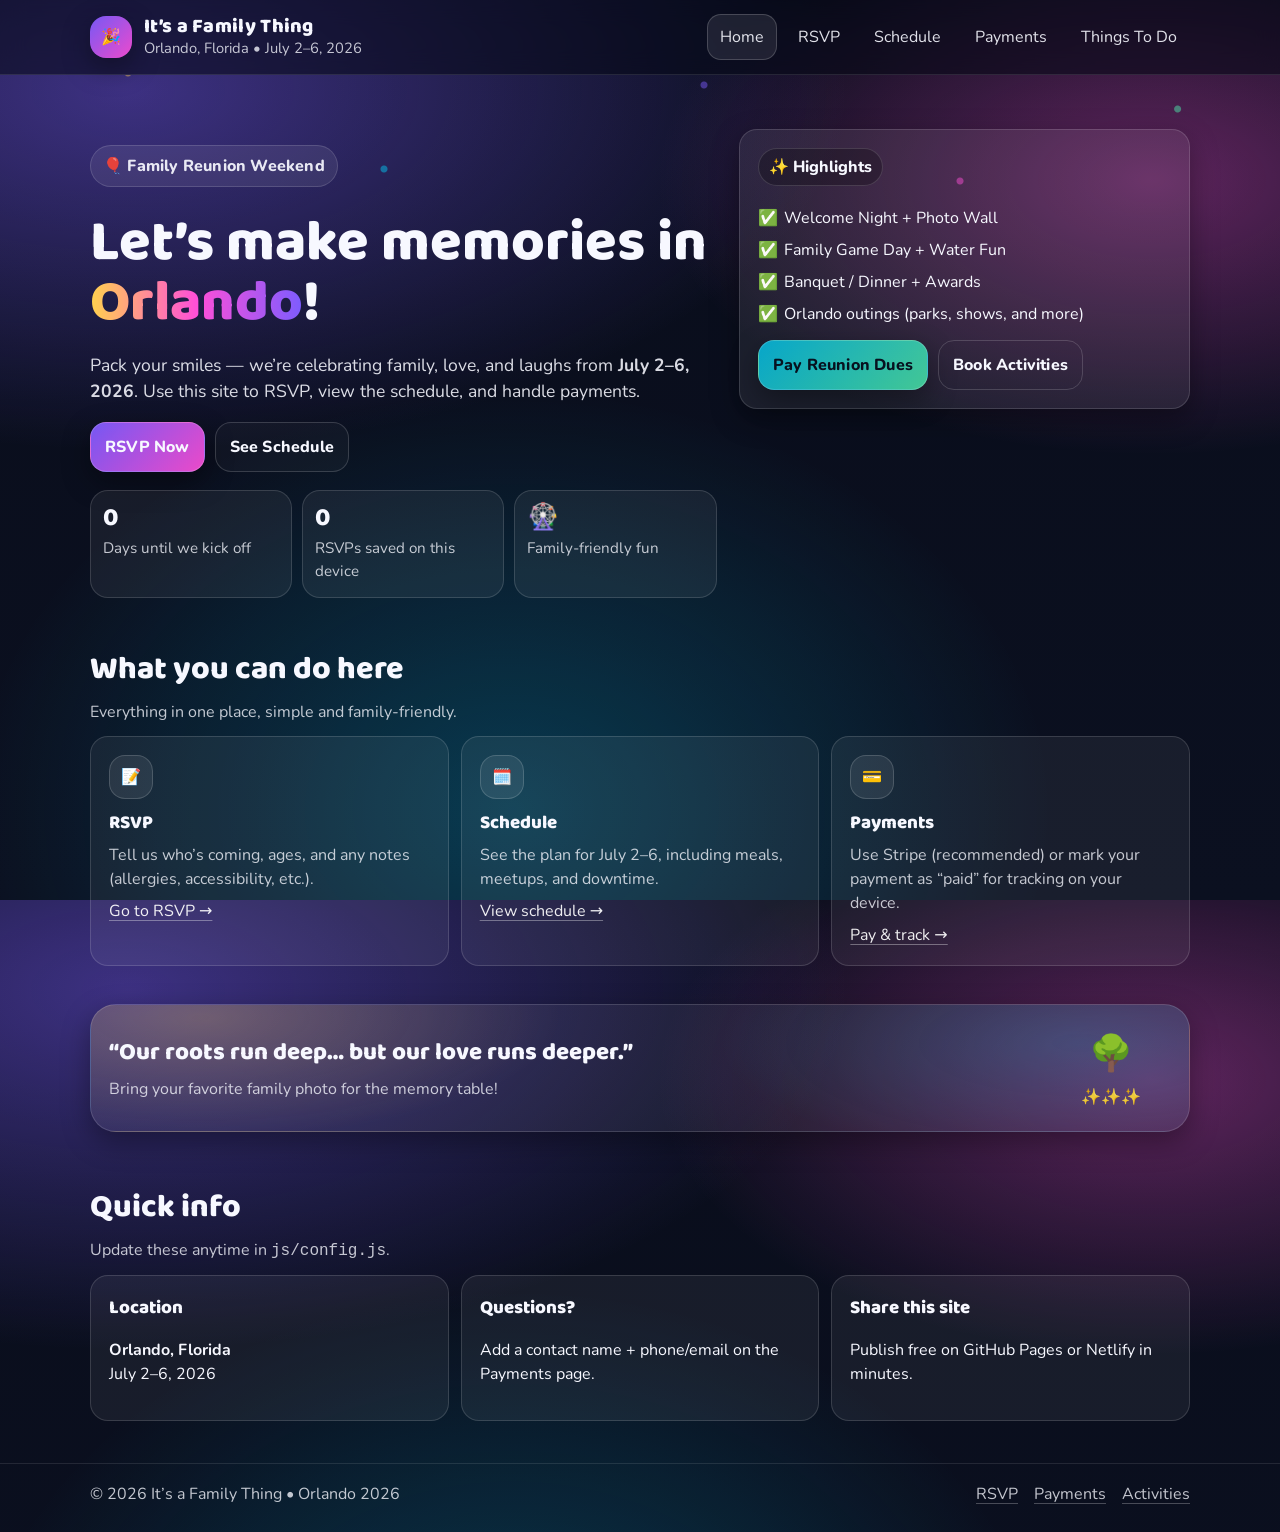
<file: its-a-family-thing-site/index.html>
<!doctype html>
<html lang="en">
<head>
  <meta charset="utf-8" />
  <meta name="viewport" content="width=device-width, initial-scale=1" />
  <title>It’s a Family Thing • Orlando 2026</title>
  <meta name="description" content="Family Reunion • July 2–6, 2026 • Orlando, Florida" />
  <link rel="preconnect" href="https://fonts.googleapis.com">
  <link rel="preconnect" href="https://fonts.gstatic.com" crossorigin>
  <link href="https://fonts.googleapis.com/css2?family=Baloo+2:wght@500;700;800&family=Nunito:wght@400;600;800&display=swap" rel="stylesheet">
  <link rel="stylesheet" href="css/styles.css" />
  <script defer src="js/config.js"></script>
  <script defer src="js/main.js"></script>
</head>
<body>
  <a class="skip" href="#main">Skip to content</a>

  <header class="site-header">
    <div class="container header-inner">
      <div class="brand">
        <div class="brand-mark" aria-hidden="true">🎉</div>
        <div class="brand-text">
          <div class="brand-title">It’s a Family Thing</div>
          <div class="brand-subtitle">Orlando, Florida • July 2–6, 2026</div>
        </div>
      </div>

      <button class="nav-toggle" type="button" aria-label="Open menu" aria-expanded="false">
        <span></span><span></span><span></span>
      </button>

      <nav class="site-nav" aria-label="Primary">
        <a class="nav-link active" href="index.html">Home</a>
        <a class="nav-link" href="rsvp.html">RSVP</a>
        <a class="nav-link" href="schedule.html">Schedule</a>
        <a class="nav-link" href="payments.html">Payments</a>
        <a class="nav-link" href="activities.html">Things To Do</a>
      </nav>
    </div>
  </header>

  <main id="main">
    <section class="hero">
      <div class="container hero-inner">
        <div class="hero-copy">
          <p class="pill">🎈 Family Reunion Weekend</p>
          <h1>Let’s make memories in <span class="grad">Orlando</span>!</h1>
          <p class="lead">
            Pack your smiles — we’re celebrating family, love, and laughs from <strong>July 2–6, 2026</strong>.
            Use this site to RSVP, view the schedule, and handle payments.
          </p>

          <div class="cta-row">
            <a class="btn btn-primary" href="rsvp.html">RSVP Now</a>
            <a class="btn btn-ghost" href="schedule.html">See Schedule</a>
          </div>

          <div class="stats" role="region" aria-label="Quick stats">
            <div class="stat">
              <div class="stat-num" data-counter="days">—</div>
              <div class="stat-label">Days until we kick off</div>
            </div>
            <div class="stat">
              <div class="stat-num" id="rsvpCount">0</div>
              <div class="stat-label">RSVPs saved on this device</div>
            </div>
            <div class="stat">
              <div class="stat-num">🎡</div>
              <div class="stat-label">Family-friendly fun</div>
            </div>
          </div>
        </div>

        <div class="hero-card" role="region" aria-label="Reunion highlights">
          <div class="card glass">
            <div class="card-badge">✨ Highlights</div>
            <ul class="checklist">
              <li>Welcome Night + Photo Wall</li>
              <li>Family Game Day + Water Fun</li>
              <li>Banquet / Dinner + Awards</li>
              <li>Orlando outings (parks, shows, and more)</li>
            </ul>
            <div class="card-actions">
              <a class="btn btn-secondary" href="payments.html">Pay Reunion Dues</a>
              <a class="btn btn-outline" href="activities.html">Book Activities</a>
            </div>
          </div>
        </div>
      </div>

      <div class="confetti" aria-hidden="true"></div>
    </section>

    <section class="section">
      <div class="container">
        <div class="section-head">
          <h2>What you can do here</h2>
          <p>Everything in one place, simple and family-friendly.</p>
        </div>

        <div class="grid-3">
          <article class="feature">
            <div class="feature-icon" aria-hidden="true">📝</div>
            <h3>RSVP</h3>
            <p>Tell us who’s coming, ages, and any notes (allergies, accessibility, etc.).</p>
            <a class="text-link" href="rsvp.html">Go to RSVP →</a>
          </article>

          <article class="feature">
            <div class="feature-icon" aria-hidden="true">🗓️</div>
            <h3>Schedule</h3>
            <p>See the plan for July 2–6, including meals, meetups, and downtime.</p>
            <a class="text-link" href="schedule.html">View schedule →</a>
          </article>

          <article class="feature">
            <div class="feature-icon" aria-hidden="true">💳</div>
            <h3>Payments</h3>
            <p>Use Stripe (recommended) or mark your payment as “paid” for tracking on your device.</p>
            <a class="text-link" href="payments.html">Pay & track →</a>
          </article>
        </div>
      </div>
    </section>

    <section class="section soft">
      <div class="container">
        <div class="banner">
          <div class="banner-left">
            <h2 class="banner-title">“Our roots run deep… but our love runs deeper.”</h2>
            <p class="banner-sub">Bring your favorite family photo for the memory table!</p>
          </div>
          <div class="banner-right" aria-hidden="true">
            <div class="tree">🌳</div>
            <div class="sparkles">✨✨✨</div>
          </div>
        </div>
      </div>
    </section>

    <section class="section">
      <div class="container">
        <div class="section-head">
          <h2>Quick info</h2>
          <p>Update these anytime in <code>js/config.js</code>.</p>
        </div>

        <div class="info-cards">
          <div class="info card">
            <h3>Location</h3>
            <p><strong>Orlando, Florida</strong><br/>July 2–6, 2026</p>
          </div>
          <div class="info card">
            <h3>Questions?</h3>
            <p>Add a contact name + phone/email on the Payments page.</p>
          </div>
          <div class="info card">
            <h3>Share this site</h3>
            <p>Publish free on GitHub Pages or Netlify in minutes.</p>
          </div>
        </div>
      </div>
    </section>

  </main>

  <footer class="site-footer">
    <div class="container footer-inner">
      <div>© <span id="year"></span> It’s a Family Thing • Orlando 2026</div>
      <div class="footer-links">
        <a href="rsvp.html">RSVP</a>
        <a href="payments.html">Payments</a>
        <a href="activities.html">Activities</a>
      </div>
    </div>
  </footer>
</body>
</html>
</file>
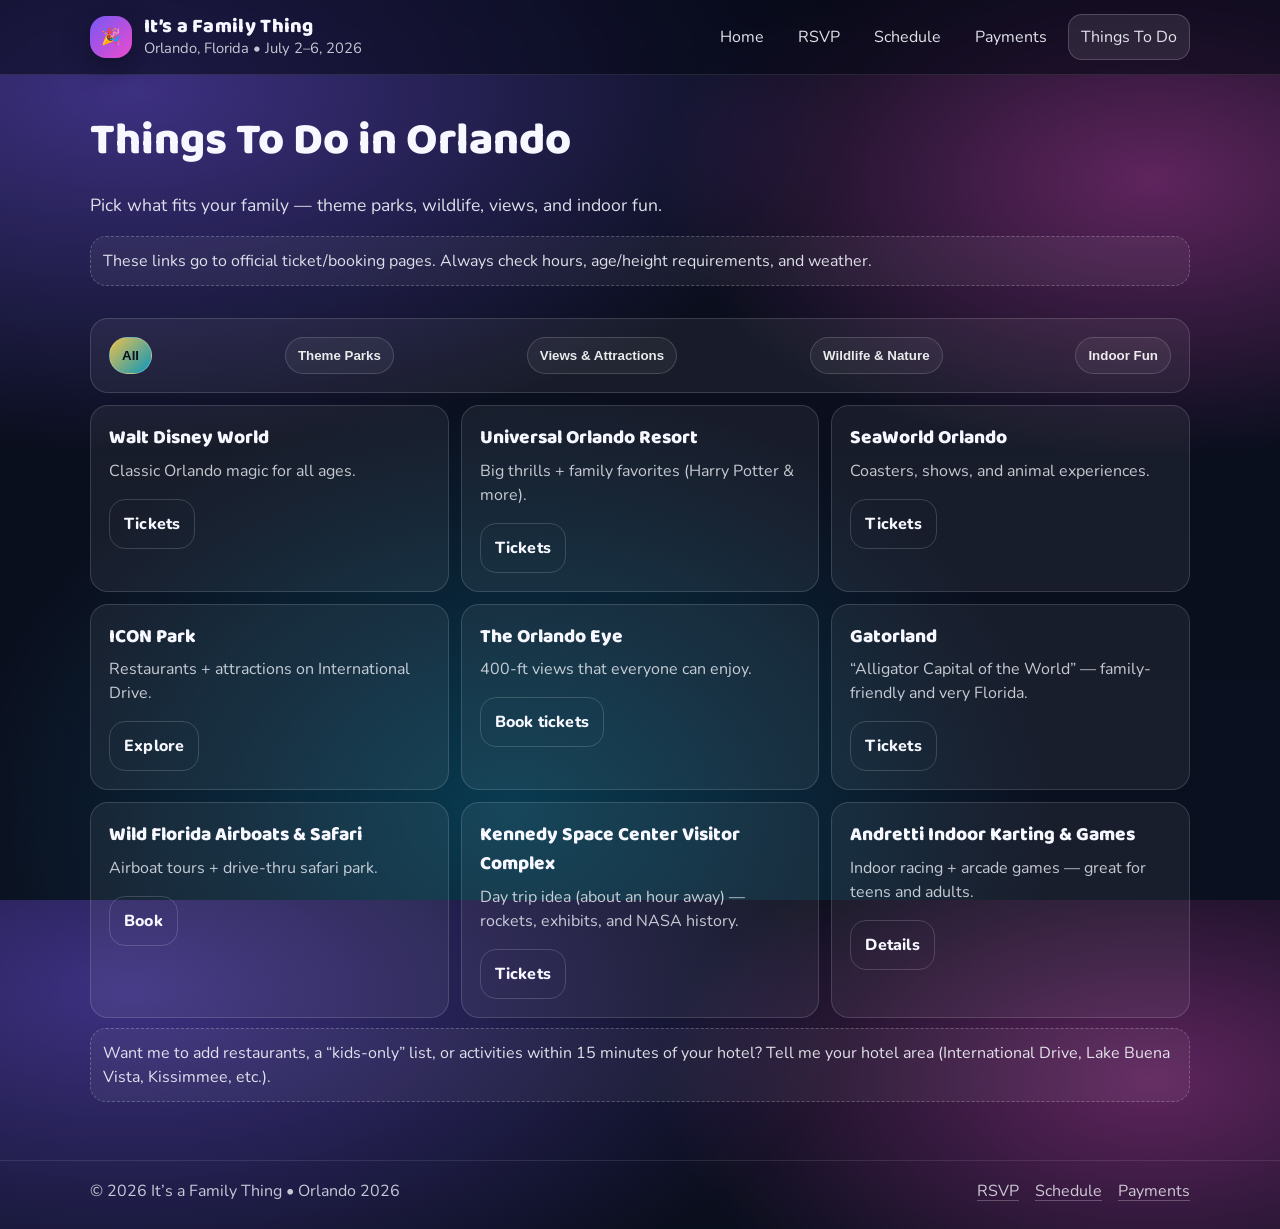
<file: its-a-family-thing-site/activities.html>
<!doctype html>
<html lang="en">
<head>
  <meta charset="utf-8" />
  <meta name="viewport" content="width=device-width, initial-scale=1" />
  <title>Things To Do • It’s a Family Thing</title>
  <meta name="description" content="Family-friendly things to do in Orlando, Florida, with booking links." />
  <link rel="preconnect" href="https://fonts.googleapis.com">
  <link rel="preconnect" href="https://fonts.gstatic.com" crossorigin>
  <link href="https://fonts.googleapis.com/css2?family=Baloo+2:wght@500;700;800&family=Nunito:wght@400;600;800&display=swap" rel="stylesheet">
  <link rel="stylesheet" href="css/styles.css" />
  <script defer src="js/config.js"></script>
  <script defer src="js/main.js"></script>
</head>
<body>
  <a class="skip" href="#main">Skip to content</a>

  <header class="site-header">
    <div class="container header-inner">
      <div class="brand">
        <div class="brand-mark" aria-hidden="true">🎉</div>
        <div class="brand-text">
          <div class="brand-title">It’s a Family Thing</div>
          <div class="brand-subtitle">Orlando, Florida • July 2–6, 2026</div>
        </div>
      </div>

      <button class="nav-toggle" type="button" aria-label="Open menu" aria-expanded="false">
        <span></span><span></span><span></span>
      </button>

      <nav class="site-nav" aria-label="Primary">
        <a class="nav-link" href="index.html">Home</a>
        <a class="nav-link" href="rsvp.html">RSVP</a>
        <a class="nav-link" href="schedule.html">Schedule</a>
        <a class="nav-link" href="payments.html">Payments</a>
        <a class="nav-link active" href="activities.html">Things To Do</a>
      </nav>
    </div>
  </header>

  <main id="main" class="page">
    <section class="page-hero">
      <div class="container">
        <h1>Things To Do in Orlando</h1>
        <p class="lead">Pick what fits your family — theme parks, wildlife, views, and indoor fun.</p>
        <div class="note">
          These links go to official ticket/booking pages. Always check hours, age/height requirements, and weather.
        </div>
      </div>
    </section>

    <section class="section">
      <div class="container">
        <div class="filters card">
          <button class="chip active" data-filter="all" type="button">All</button>
          <button class="chip" data-filter="theme" type="button">Theme Parks</button>
          <button class="chip" data-filter="views" type="button">Views & Attractions</button>
          <button class="chip" data-filter="wildlife" type="button">Wildlife & Nature</button>
          <button class="chip" data-filter="indoor" type="button">Indoor Fun</button>
        </div>

        <div class="grid-3 cards" id="activityGrid">
          <article class="card activity" data-tags="theme">
            <h2 class="h4">Walt Disney World</h2>
            <p>Classic Orlando magic for all ages.</p>
            <a class="btn btn-outline" href="https://disneyworld.disney.go.com/admission/tickets/" target="_blank" rel="noopener">Tickets</a>
          </article>

          <article class="card activity" data-tags="theme">
            <h2 class="h4">Universal Orlando Resort</h2>
            <p>Big thrills + family favorites (Harry Potter & more).</p>
            <a class="btn btn-outline" href="https://www.universalorlando.com/web/en/us/tickets-packages/park-tickets" target="_blank" rel="noopener">Tickets</a>
          </article>

          <article class="card activity" data-tags="theme">
            <h2 class="h4">SeaWorld Orlando</h2>
            <p>Coasters, shows, and animal experiences.</p>
            <a class="btn btn-outline" href="https://seaworld.com/orlando/tickets/" target="_blank" rel="noopener">Tickets</a>
          </article>

          <article class="card activity" data-tags="views">
            <h2 class="h4">ICON Park</h2>
            <p>Restaurants + attractions on International Drive.</p>
            <a class="btn btn-outline" href="https://iconparkorlando.com/" target="_blank" rel="noopener">Explore</a>
          </article>

          <article class="card activity" data-tags="views">
            <h2 class="h4">The Orlando Eye</h2>
            <p>400‑ft views that everyone can enjoy.</p>
            <a class="btn btn-outline" href="https://www.theorlandoeye.com/tickets/" target="_blank" rel="noopener">Book tickets</a>
          </article>

          <article class="card activity" data-tags="wildlife">
            <h2 class="h4">Gatorland</h2>
            <p>“Alligator Capital of the World” — family-friendly and very Florida.</p>
            <a class="btn btn-outline" href="https://www.gatorland.com/tickets/" target="_blank" rel="noopener">Tickets</a>
          </article>

          <article class="card activity" data-tags="wildlife">
            <h2 class="h4">Wild Florida Airboats & Safari</h2>
            <p>Airboat tours + drive‑thru safari park.</p>
            <a class="btn btn-outline" href="https://www.wildfloridairboats.com/tickets" target="_blank" rel="noopener">Book</a>
          </article>

          <article class="card activity" data-tags="wildlife">
            <h2 class="h4">Kennedy Space Center Visitor Complex</h2>
            <p>Day trip idea (about an hour away) — rockets, exhibits, and NASA history.</p>
            <a class="btn btn-outline" href="https://www.kennedyspacecenter.com/" target="_blank" rel="noopener">Tickets</a>
          </article>

          <article class="card activity" data-tags="indoor">
            <h2 class="h4">Andretti Indoor Karting & Games</h2>
            <p>Indoor racing + arcade games — great for teens and adults.</p>
            <a class="btn btn-outline" href="https://andrettikarting.com/orlando" target="_blank" rel="noopener">Details</a>
          </article>
        </div>

        <div class="note">
          Want me to add restaurants, a “kids-only” list, or activities within 15 minutes of your hotel? Tell me your hotel area (International Drive, Lake Buena Vista, Kissimmee, etc.).
        </div>
      </div>
    </section>
  </main>

  <footer class="site-footer">
    <div class="container footer-inner">
      <div>© <span id="year"></span> It’s a Family Thing • Orlando 2026</div>
      <div class="footer-links">
        <a href="rsvp.html">RSVP</a>
        <a href="schedule.html">Schedule</a>
        <a href="payments.html">Payments</a>
      </div>
    </div>
  </footer>
</body>
</html>
</file>
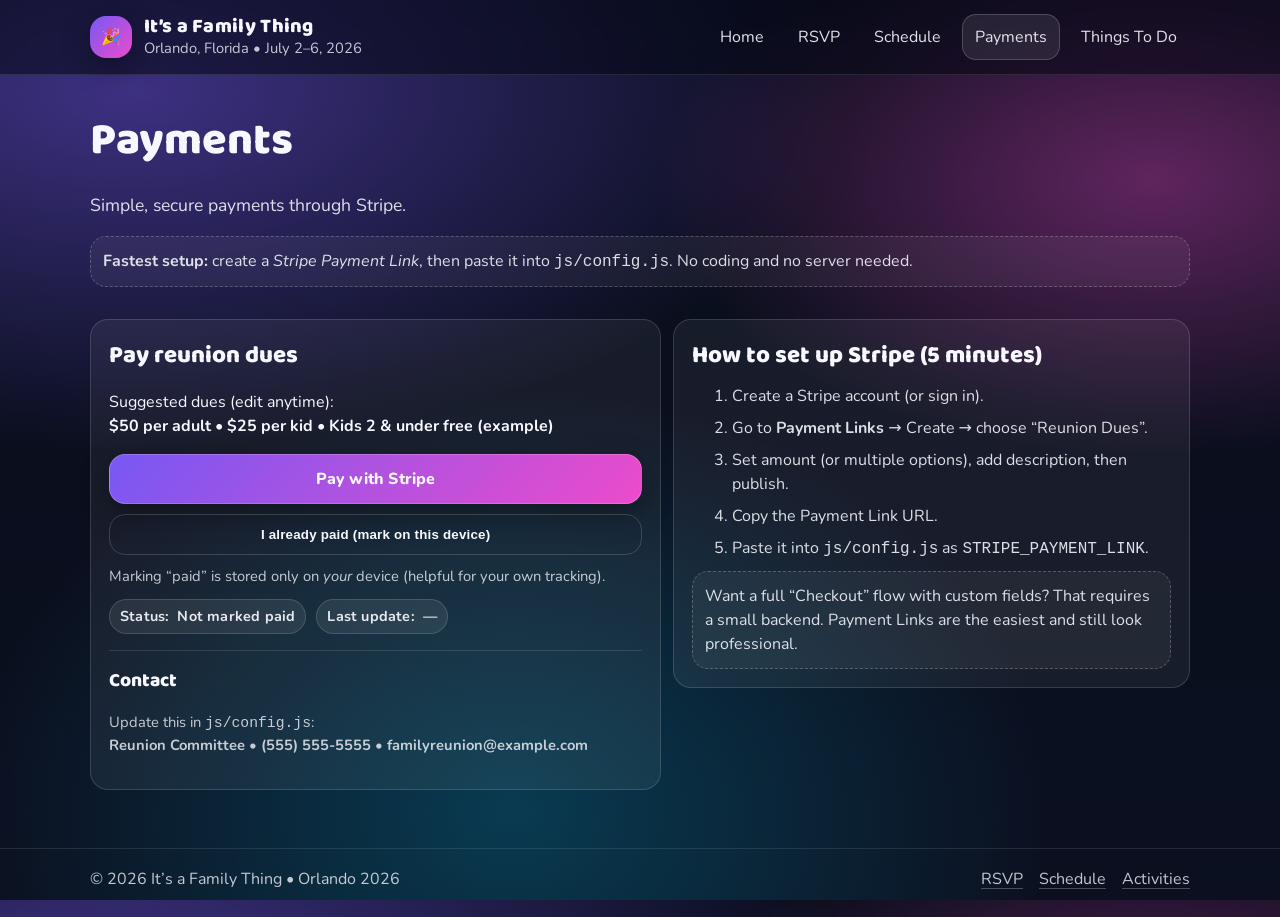
<file: its-a-family-thing-site/payments.html>
<!doctype html>
<html lang="en">
<head>
  <meta charset="utf-8" />
  <meta name="viewport" content="width=device-width, initial-scale=1" />
  <title>Payments • It’s a Family Thing</title>
  <meta name="description" content="Pay reunion dues with Stripe and keep track of your payment." />
  <link rel="preconnect" href="https://fonts.googleapis.com">
  <link rel="preconnect" href="https://fonts.gstatic.com" crossorigin>
  <link href="https://fonts.googleapis.com/css2?family=Baloo+2:wght@500;700;800&family=Nunito:wght@400;600;800&display=swap" rel="stylesheet">
  <link rel="stylesheet" href="css/styles.css" />
  <script defer src="js/config.js"></script>
  <script defer src="js/main.js"></script>
</head>
<body>
  <a class="skip" href="#main">Skip to content</a>

  <header class="site-header">
    <div class="container header-inner">
      <div class="brand">
        <div class="brand-mark" aria-hidden="true">🎉</div>
        <div class="brand-text">
          <div class="brand-title">It’s a Family Thing</div>
          <div class="brand-subtitle">Orlando, Florida • July 2–6, 2026</div>
        </div>
      </div>

      <button class="nav-toggle" type="button" aria-label="Open menu" aria-expanded="false">
        <span></span><span></span><span></span>
      </button>

      <nav class="site-nav" aria-label="Primary">
        <a class="nav-link" href="index.html">Home</a>
        <a class="nav-link" href="rsvp.html">RSVP</a>
        <a class="nav-link" href="schedule.html">Schedule</a>
        <a class="nav-link active" href="payments.html">Payments</a>
        <a class="nav-link" href="activities.html">Things To Do</a>
      </nav>
    </div>
  </header>

  <main id="main" class="page">
    <section class="page-hero">
      <div class="container">
        <h1>Payments</h1>
        <p class="lead">Simple, secure payments through Stripe.</p>
        <div class="note">
          <strong>Fastest setup:</strong> create a <em>Stripe Payment Link</em>, then paste it into <code>js/config.js</code>.
          No coding and no server needed.
        </div>
      </div>
    </section>

    <section class="section">
      <div class="container">
        <div class="two-col">
          <div class="card">
            <h2 class="h3">Pay reunion dues</h2>
            <p>
              Suggested dues (edit anytime):<br/>
              <strong id="duesText"></strong>
            </p>

            <div class="pay-box">
              <a id="stripePayBtn" class="btn btn-primary" href="#" target="_blank" rel="noopener">Pay with Stripe</a>
              <button id="markPaidBtn" class="btn btn-outline" type="button">I already paid (mark on this device)</button>
              <div class="tiny">Marking “paid” is stored only on <em>your</em> device (helpful for your own tracking).</div>
            </div>

            <div class="status">
              <span class="pill small">Status: <strong id="paidStatus">Not marked paid</strong></span>
              <span class="pill small">Last update: <strong id="paidDate">—</strong></span>
            </div>

            <hr class="hr"/>

            <h3 class="h4">Contact</h3>
            <p class="tiny">
              Update this in <code>js/config.js</code>:
              <br/>
              <strong id="contactLine"></strong>
            </p>
          </div>

          <aside class="card">
            <h2 class="h3">How to set up Stripe (5 minutes)</h2>
            <ol class="steps">
              <li>Create a Stripe account (or sign in).</li>
              <li>Go to <strong>Payment Links</strong> → Create → choose “Reunion Dues”.</li>
              <li>Set amount (or multiple options), add description, then publish.</li>
              <li>Copy the Payment Link URL.</li>
              <li>Paste it into <code>js/config.js</code> as <code>STRIPE_PAYMENT_LINK</code>.</li>
            </ol>
            <div class="note">
              Want a full “Checkout” flow with custom fields? That requires a small backend.
              Payment Links are the easiest and still look professional.
            </div>
          </aside>
        </div>
      </div>
    </section>
  </main>

  <footer class="site-footer">
    <div class="container footer-inner">
      <div>© <span id="year"></span> It’s a Family Thing • Orlando 2026</div>
      <div class="footer-links">
        <a href="rsvp.html">RSVP</a>
        <a href="schedule.html">Schedule</a>
        <a href="activities.html">Activities</a>
      </div>
    </div>
  </footer>
</body>
</html>
</file>
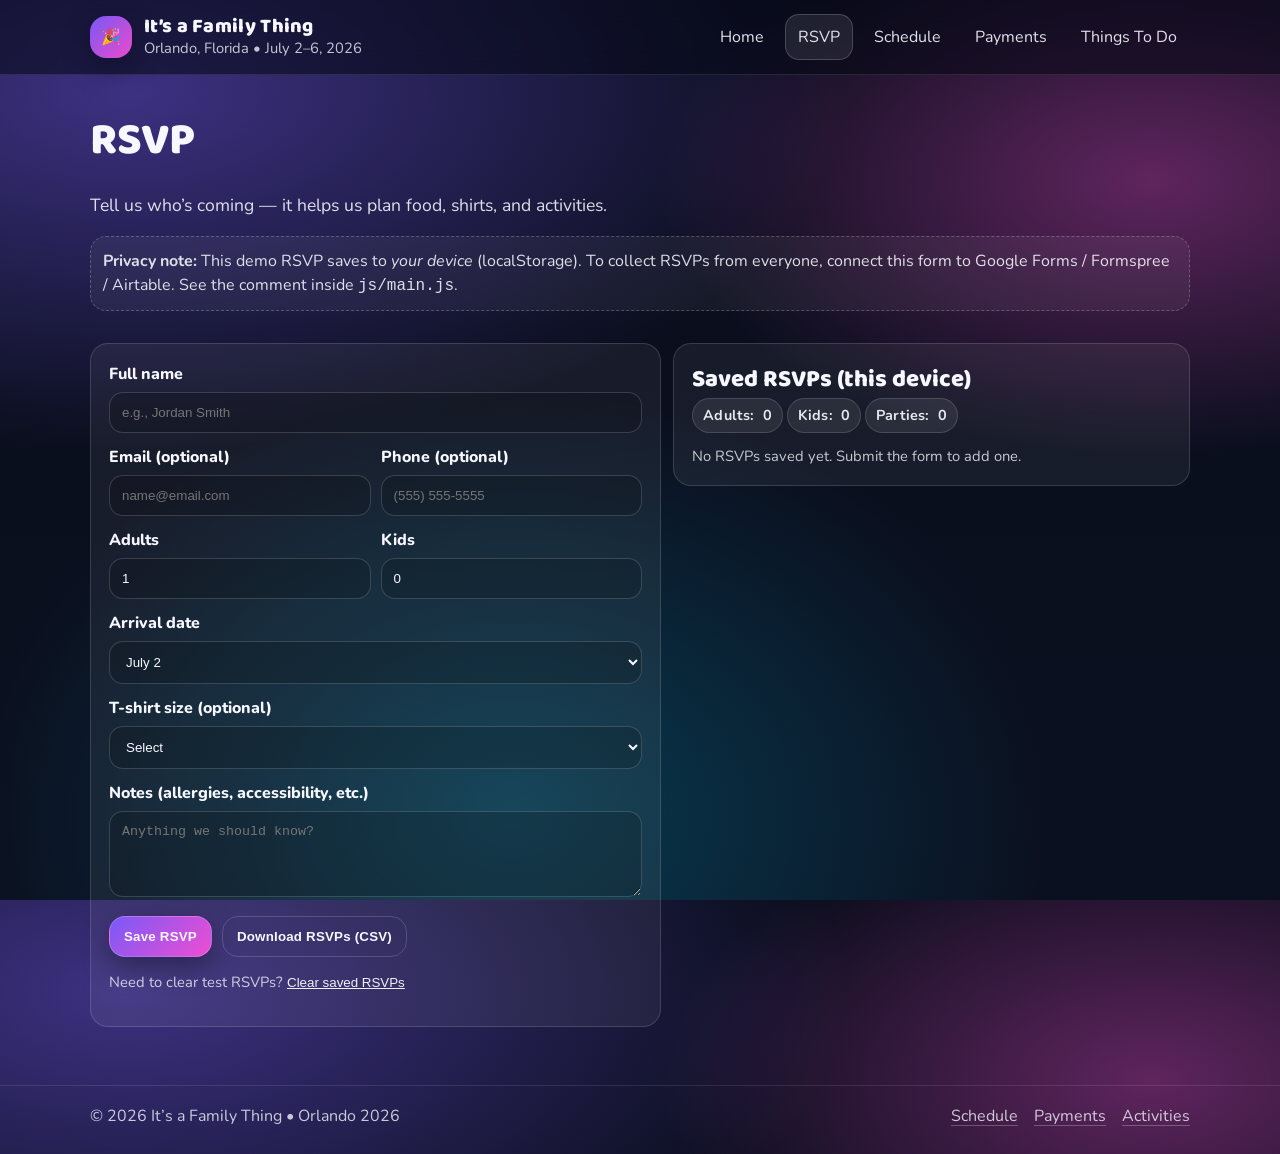
<file: its-a-family-thing-site/rsvp.html>
<!doctype html>
<html lang="en">
<head>
  <meta charset="utf-8" />
  <meta name="viewport" content="width=device-width, initial-scale=1" />
  <title>RSVP • It’s a Family Thing</title>
  <meta name="description" content="RSVP for the family reunion in Orlando, July 2–6, 2026." />
  <link rel="preconnect" href="https://fonts.googleapis.com">
  <link rel="preconnect" href="https://fonts.gstatic.com" crossorigin>
  <link href="https://fonts.googleapis.com/css2?family=Baloo+2:wght@500;700;800&family=Nunito:wght@400;600;800&display=swap" rel="stylesheet">
  <link rel="stylesheet" href="css/styles.css" />
  <script defer src="js/config.js"></script>
  <script defer src="js/main.js"></script>
</head>
<body>
  <a class="skip" href="#main">Skip to content</a>

  <header class="site-header">
    <div class="container header-inner">
      <div class="brand">
        <div class="brand-mark" aria-hidden="true">🎉</div>
        <div class="brand-text">
          <div class="brand-title">It’s a Family Thing</div>
          <div class="brand-subtitle">Orlando, Florida • July 2–6, 2026</div>
        </div>
      </div>

      <button class="nav-toggle" type="button" aria-label="Open menu" aria-expanded="false">
        <span></span><span></span><span></span>
      </button>

      <nav class="site-nav" aria-label="Primary">
        <a class="nav-link" href="index.html">Home</a>
        <a class="nav-link active" href="rsvp.html">RSVP</a>
        <a class="nav-link" href="schedule.html">Schedule</a>
        <a class="nav-link" href="payments.html">Payments</a>
        <a class="nav-link" href="activities.html">Things To Do</a>
      </nav>
    </div>
  </header>

  <main id="main" class="page">
    <section class="page-hero">
      <div class="container">
        <h1>RSVP</h1>
        <p class="lead">Tell us who’s coming — it helps us plan food, shirts, and activities.</p>
        <div class="note">
          <strong>Privacy note:</strong> This demo RSVP saves to <em>your device</em> (localStorage).
          To collect RSVPs from everyone, connect this form to Google Forms / Formspree / Airtable.
          See the comment inside <code>js/main.js</code>.
        </div>
      </div>
    </section>

    <section class="section">
      <div class="container">
        <div class="two-col">
          <form id="rsvpForm" class="card form" autocomplete="on">
            <div class="form-row">
              <label for="name">Full name</label>
              <input id="name" name="name" type="text" placeholder="e.g., Jordan Smith" required />
            </div>

            <div class="form-row split">
              <div>
                <label for="email">Email (optional)</label>
                <input id="email" name="email" type="email" placeholder="name@email.com" />
              </div>
              <div>
                <label for="phone">Phone (optional)</label>
                <input id="phone" name="phone" type="tel" placeholder="(555) 555-5555" />
              </div>
            </div>

            <div class="form-row split">
              <div>
                <label for="adults">Adults</label>
                <input id="adults" name="adults" type="number" min="0" value="1" required />
              </div>
              <div>
                <label for="kids">Kids</label>
                <input id="kids" name="kids" type="number" min="0" value="0" required />
              </div>
            </div>

            <div class="form-row">
              <label for="arrival">Arrival date</label>
              <select id="arrival" name="arrival" required>
                <option value="July 2">July 2</option>
                <option value="July 3">July 3</option>
                <option value="July 4">July 4</option>
                <option value="July 5">July 5</option>
                <option value="July 6">July 6</option>
              </select>
            </div>

            <div class="form-row">
              <label for="tshirt">T‑shirt size (optional)</label>
              <select id="tshirt" name="tshirt">
                <option value="">Select</option>
                <option>YS</option><option>YM</option><option>YL</option>
                <option>AS</option><option>AM</option><option>AL</option><option>AXL</option><option>A2XL</option><option>A3XL</option>
              </select>
            </div>

            <div class="form-row">
              <label for="notes">Notes (allergies, accessibility, etc.)</label>
              <textarea id="notes" name="notes" rows="4" placeholder="Anything we should know?"></textarea>
            </div>

            <div class="form-actions">
              <button class="btn btn-primary" type="submit">Save RSVP</button>
              <button class="btn btn-outline" type="button" id="downloadRsvps">Download RSVPs (CSV)</button>
            </div>

            <p class="tiny">Need to clear test RSVPs? <button class="link-btn" type="button" id="clearRsvps">Clear saved RSVPs</button></p>
          </form>

          <aside class="card">
            <h2 class="h3">Saved RSVPs (this device)</h2>
            <div class="pill-row">
              <span class="pill small">Adults: <strong id="sumAdults">0</strong></span>
              <span class="pill small">Kids: <strong id="sumKids">0</strong></span>
              <span class="pill small">Parties: <strong id="sumParties">0</strong></span>
            </div>

            <div id="rsvpList" class="rsvp-list" aria-live="polite"></div>
          </aside>
        </div>
      </div>
    </section>
  </main>

  <footer class="site-footer">
    <div class="container footer-inner">
      <div>© <span id="year"></span> It’s a Family Thing • Orlando 2026</div>
      <div class="footer-links">
        <a href="schedule.html">Schedule</a>
        <a href="payments.html">Payments</a>
        <a href="activities.html">Activities</a>
      </div>
    </div>
  </footer>
</body>
</html>
</file>
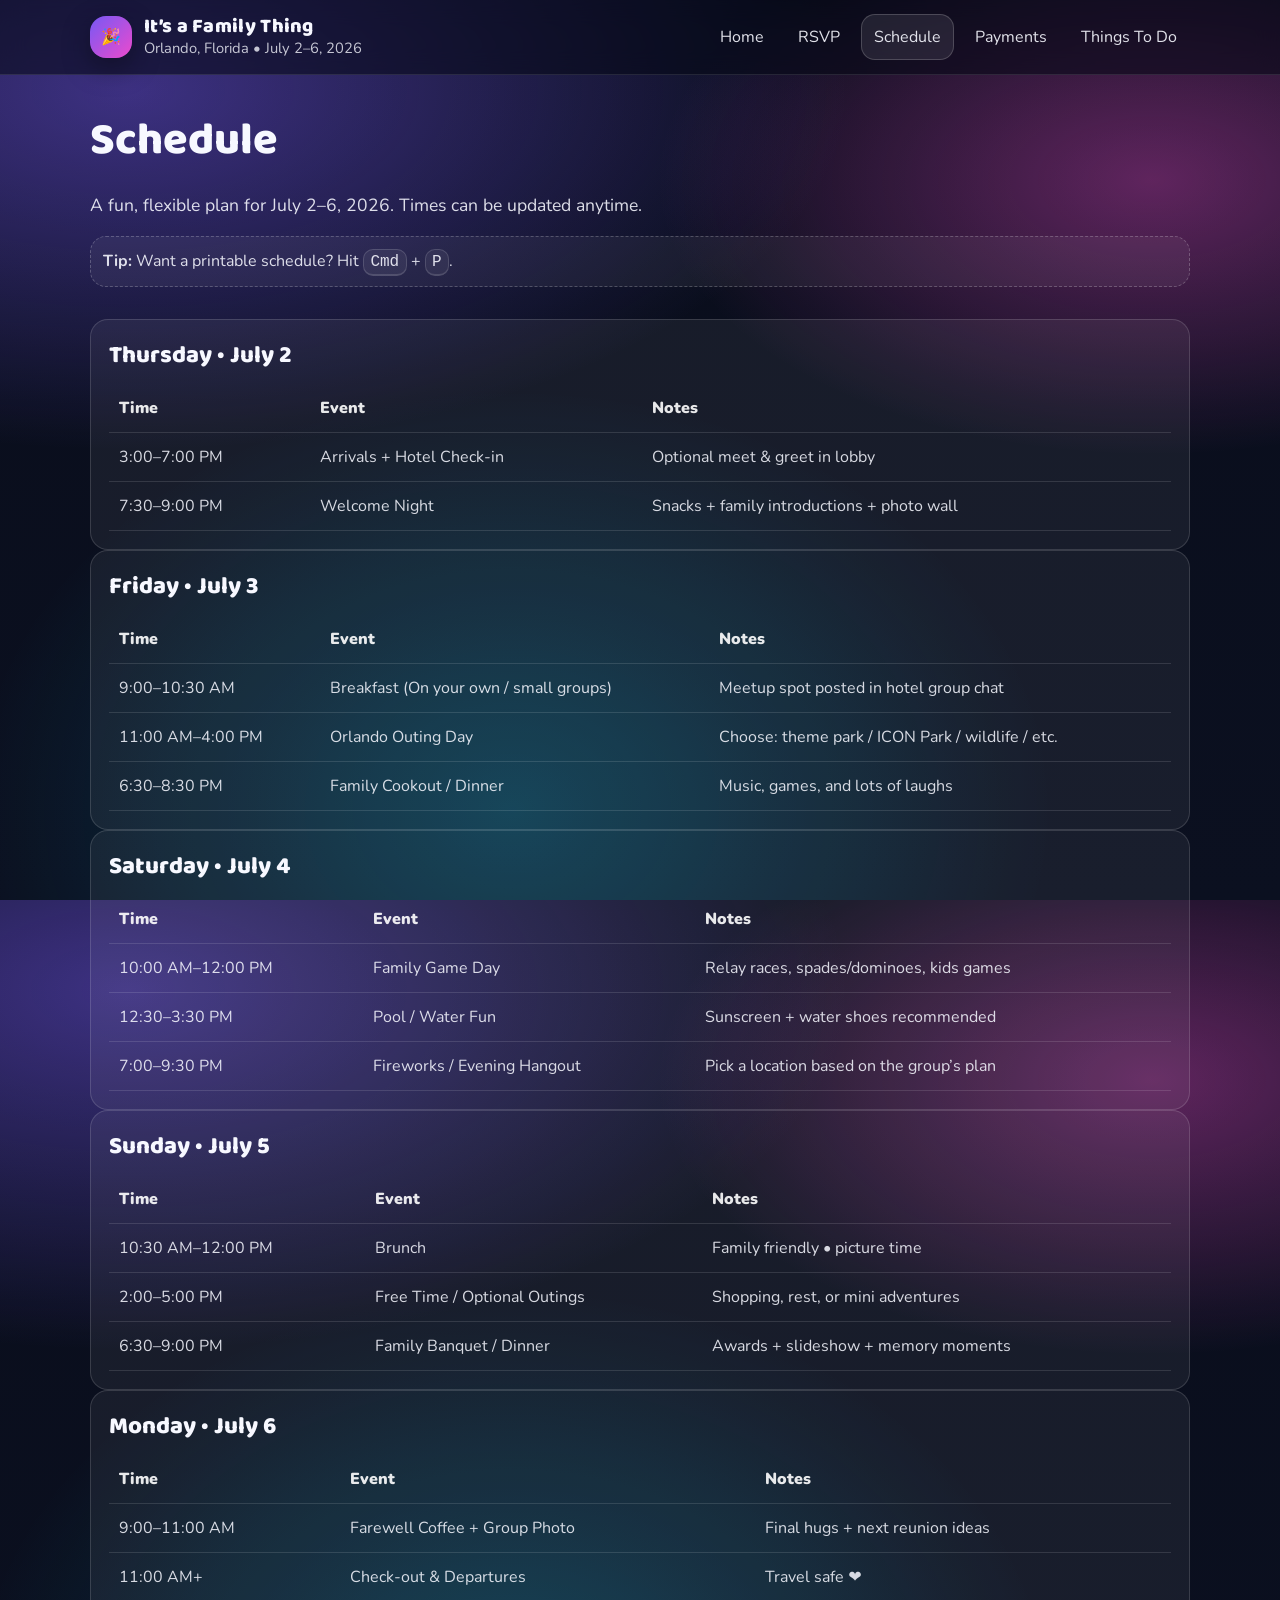
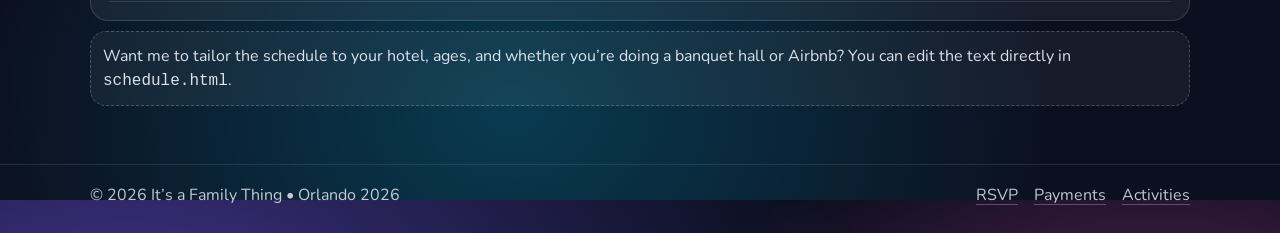
<file: its-a-family-thing-site/schedule.html>
<!doctype html>
<html lang="en">
<head>
  <meta charset="utf-8" />
  <meta name="viewport" content="width=device-width, initial-scale=1" />
  <title>Schedule • It’s a Family Thing</title>
  <meta name="description" content="Family reunion schedule for July 2–6, 2026 in Orlando, Florida." />
  <link rel="preconnect" href="https://fonts.googleapis.com">
  <link rel="preconnect" href="https://fonts.gstatic.com" crossorigin>
  <link href="https://fonts.googleapis.com/css2?family=Baloo+2:wght@500;700;800&family=Nunito:wght@400;600;800&display=swap" rel="stylesheet">
  <link rel="stylesheet" href="css/styles.css" />
  <script defer src="js/config.js"></script>
  <script defer src="js/main.js"></script>
</head>
<body>
  <a class="skip" href="#main">Skip to content</a>

  <header class="site-header">
    <div class="container header-inner">
      <div class="brand">
        <div class="brand-mark" aria-hidden="true">🎉</div>
        <div class="brand-text">
          <div class="brand-title">It’s a Family Thing</div>
          <div class="brand-subtitle">Orlando, Florida • July 2–6, 2026</div>
        </div>
      </div>

      <button class="nav-toggle" type="button" aria-label="Open menu" aria-expanded="false">
        <span></span><span></span><span></span>
      </button>

      <nav class="site-nav" aria-label="Primary">
        <a class="nav-link" href="index.html">Home</a>
        <a class="nav-link" href="rsvp.html">RSVP</a>
        <a class="nav-link active" href="schedule.html">Schedule</a>
        <a class="nav-link" href="payments.html">Payments</a>
        <a class="nav-link" href="activities.html">Things To Do</a>
      </nav>
    </div>
  </header>

  <main id="main" class="page">
    <section class="page-hero">
      <div class="container">
        <h1>Schedule</h1>
        <p class="lead">A fun, flexible plan for July 2–6, 2026. Times can be updated anytime.</p>
        <div class="note"><strong>Tip:</strong> Want a printable schedule? Hit <kbd>Cmd</kbd> + <kbd>P</kbd>.</div>
      </div>
    </section>

    <section class="section">
      <div class="container">
        <div class="card">
          <h2 class="h3">Thursday • July 2</h2>
          <div class="table-wrap">
            <table class="schedule">
              <thead><tr><th>Time</th><th>Event</th><th>Notes</th></tr></thead>
              <tbody>
                <tr><td>3:00–7:00 PM</td><td>Arrivals + Hotel Check‑in</td><td>Optional meet & greet in lobby</td></tr>
                <tr><td>7:30–9:00 PM</td><td>Welcome Night</td><td>Snacks + family introductions + photo wall</td></tr>
              </tbody>
            </table>
          </div>
        </div>

        <div class="card">
          <h2 class="h3">Friday • July 3</h2>
          <div class="table-wrap">
            <table class="schedule">
              <thead><tr><th>Time</th><th>Event</th><th>Notes</th></tr></thead>
              <tbody>
                <tr><td>9:00–10:30 AM</td><td>Breakfast (On your own / small groups)</td><td>Meetup spot posted in hotel group chat</td></tr>
                <tr><td>11:00 AM–4:00 PM</td><td>Orlando Outing Day</td><td>Choose: theme park / ICON Park / wildlife / etc.</td></tr>
                <tr><td>6:30–8:30 PM</td><td>Family Cookout / Dinner</td><td>Music, games, and lots of laughs</td></tr>
              </tbody>
            </table>
          </div>
        </div>

        <div class="card">
          <h2 class="h3">Saturday • July 4</h2>
          <div class="table-wrap">
            <table class="schedule">
              <thead><tr><th>Time</th><th>Event</th><th>Notes</th></tr></thead>
              <tbody>
                <tr><td>10:00 AM–12:00 PM</td><td>Family Game Day</td><td>Relay races, spades/dominoes, kids games</td></tr>
                <tr><td>12:30–3:30 PM</td><td>Pool / Water Fun</td><td>Sunscreen + water shoes recommended</td></tr>
                <tr><td>7:00–9:30 PM</td><td>Fireworks / Evening Hangout</td><td>Pick a location based on the group’s plan</td></tr>
              </tbody>
            </table>
          </div>
        </div>

        <div class="card">
          <h2 class="h3">Sunday • July 5</h2>
          <div class="table-wrap">
            <table class="schedule">
              <thead><tr><th>Time</th><th>Event</th><th>Notes</th></tr></thead>
              <tbody>
                <tr><td>10:30 AM–12:00 PM</td><td>Brunch</td><td>Family friendly • picture time</td></tr>
                <tr><td>2:00–5:00 PM</td><td>Free Time / Optional Outings</td><td>Shopping, rest, or mini adventures</td></tr>
                <tr><td>6:30–9:00 PM</td><td>Family Banquet / Dinner</td><td>Awards + slideshow + memory moments</td></tr>
              </tbody>
            </table>
          </div>
        </div>

        <div class="card">
          <h2 class="h3">Monday • July 6</h2>
          <div class="table-wrap">
            <table class="schedule">
              <thead><tr><th>Time</th><th>Event</th><th>Notes</th></tr></thead>
              <tbody>
                <tr><td>9:00–11:00 AM</td><td>Farewell Coffee + Group Photo</td><td>Final hugs + next reunion ideas</td></tr>
                <tr><td>11:00 AM+</td><td>Check‑out & Departures</td><td>Travel safe ❤️</td></tr>
              </tbody>
            </table>
          </div>
        </div>

        <div class="note">
          Want me to tailor the schedule to your hotel, ages, and whether you’re doing a banquet hall or Airbnb? You can edit the text directly in <code>schedule.html</code>.
        </div>
      </div>
    </section>
  </main>

  <footer class="site-footer">
    <div class="container footer-inner">
      <div>© <span id="year"></span> It’s a Family Thing • Orlando 2026</div>
      <div class="footer-links">
        <a href="rsvp.html">RSVP</a>
        <a href="payments.html">Payments</a>
        <a href="activities.html">Activities</a>
      </div>
    </div>
  </footer>
</body>
</html>
</file>
<file: its-a-family-thing-site/css/styles.css>
/* It’s a Family Thing — colorful, inviting, family-friendly */
:root{
  --bg: #0b1020;
  --paper: #0f1733;
  --card: rgba(255,255,255,.08);
  --card2: rgba(255,255,255,.12);
  --text: #f7f8ff;
  --muted: rgba(247,248,255,.78);
  --line: rgba(255,255,255,.14);

  --a: #7c5cff;
  --b: #ff4fd8;
  --c: #ffd24d;
  --d: #00d4ff;
  --e: #4dffb5;

  --shadow: 0 10px 28px rgba(0,0,0,.35);
  --r: 18px;
  --max: 1100px;
}

*{ box-sizing:border-box; }
html,body{ height:100%; }
body{
  margin:0;
  color: var(--text);
  background:
    radial-gradient(1200px 600px at 10% 10%, rgba(124,92,255,.45), transparent 60%),
    radial-gradient(900px 500px at 90% 20%, rgba(255,79,216,.35), transparent 55%),
    radial-gradient(900px 700px at 40% 90%, rgba(0,212,255,.22), transparent 60%),
    linear-gradient(180deg, #090d1b, #0b1020);
  font-family: "Nunito", system-ui, -apple-system, Segoe UI, Roboto, Arial, sans-serif;
  line-height:1.5;
}

a{ color: inherit; text-decoration:none; }
code,kbd{
  font-family: ui-monospace, SFMono-Regular, Menlo, Monaco, Consolas, "Liberation Mono", "Courier New", monospace;
}
kbd{
  padding: .18rem .4rem;
  border: 1px solid var(--line);
  border-bottom-width: 2px;
  border-radius: 10px;
  background: rgba(255,255,255,.06);
}

.skip{
  position:absolute; left:-999px; top:auto; width:1px; height:1px; overflow:hidden;
}
.skip:focus{
  left: 12px; top: 12px; width:auto; height:auto;
  padding: 10px 12px;
  background: rgba(0,0,0,.7);
  border-radius: 12px;
  z-index: 9999;
}

.container{
  width: min(var(--max), calc(100% - 36px));
  margin: 0 auto;
}

.site-header{
  position: sticky;
  top:0;
  z-index: 50;
  backdrop-filter: blur(12px);
  background: rgba(5,8,20,.55);
  border-bottom: 1px solid rgba(255,255,255,.10);
}
.header-inner{
  display:flex;
  align-items:center;
  justify-content: space-between;
  gap: 18px;
  padding: 14px 0;
}

.brand{
  display:flex;
  align-items:center;
  gap: 12px;
  min-width: 240px;
}
.brand-mark{
  width: 42px; height: 42px;
  border-radius: 16px;
  display:grid; place-items:center;
  background: linear-gradient(135deg, rgba(124,92,255,.95), rgba(255,79,216,.92));
  box-shadow: var(--shadow);
}
.brand-title{
  font-family: "Baloo 2", system-ui, sans-serif;
  font-weight: 800;
  letter-spacing: .3px;
  font-size: 1.25rem;
  line-height: 1.1;
}
.brand-subtitle{
  font-size: .92rem;
  color: var(--muted);
}

.site-nav{
  display:flex;
  align-items:center;
  gap: 8px;
}
.nav-link{
  padding: 10px 12px;
  border-radius: 14px;
  border: 1px solid transparent;
  color: rgba(247,248,255,.9);
}
.nav-link:hover{
  border-color: rgba(255,255,255,.16);
  background: rgba(255,255,255,.05);
}
.nav-link.active{
  background: rgba(255,255,255,.09);
  border-color: rgba(255,255,255,.18);
}

.nav-toggle{
  display:none;
  width: 44px; height: 44px;
  border-radius: 14px;
  border: 1px solid rgba(255,255,255,.16);
  background: rgba(255,255,255,.06);
  color: var(--text);
}
.nav-toggle span{
  display:block;
  width: 18px; height: 2px;
  margin: 4px auto;
  background: rgba(255,255,255,.86);
  border-radius: 2px;
}

.hero{
  position: relative;
  padding: 54px 0 24px;
  overflow:hidden;
}
.hero-inner{
  display:grid;
  grid-template-columns: 1.25fr .9fr;
  gap: 22px;
  align-items: start;
}
.hero h1{
  margin: 10px 0 10px;
  font-family: "Baloo 2", system-ui, sans-serif;
  font-weight: 800;
  font-size: clamp(2.2rem, 4.5vw, 3.6rem);
  line-height: 1.05;
}
.lead{
  font-size: 1.1rem;
  color: rgba(247,248,255,.88);
  max-width: 58ch;
}

.pill{
  display:inline-flex;
  align-items:center;
  gap: 8px;
  padding: 8px 12px;
  border-radius: 999px;
  background: rgba(255,255,255,.08);
  border: 1px solid rgba(255,255,255,.14);
  color: rgba(247,248,255,.92);
  font-weight: 800;
  letter-spacing:.2px;
}
.pill.small{
  padding: 6px 10px;
  font-weight: 700;
  font-size: .9rem;
}

.grad{
  background: linear-gradient(90deg, var(--c), var(--b), var(--a));
  -webkit-background-clip: text;
  background-clip:text;
  color: transparent;
}

.cta-row{
  display:flex;
  gap: 10px;
  flex-wrap: wrap;
  margin-top: 18px;
}

.btn{
  display:inline-flex;
  align-items:center;
  justify-content:center;
  gap: 8px;
  padding: 12px 14px;
  border-radius: 16px;
  border: 1px solid rgba(255,255,255,.16);
  background: rgba(255,255,255,.06);
  color: var(--text);
  font-weight: 800;
  letter-spacing: .2px;
  box-shadow: none;
  transition: transform .08s ease, background .12s ease, border-color .12s ease;
}
.btn:hover{ transform: translateY(-1px); background: rgba(255,255,255,.085); border-color: rgba(255,255,255,.22); }
.btn:active{ transform: translateY(0px); }
.btn-primary{
  background: linear-gradient(135deg, rgba(124,92,255,.95), rgba(255,79,216,.92));
  border-color: rgba(255,255,255,.18);
  box-shadow: var(--shadow);
}
.btn-secondary{
  background: linear-gradient(135deg, rgba(0,212,255,.75), rgba(77,255,181,.75));
  border-color: rgba(255,255,255,.18);
  box-shadow: var(--shadow);
  color: #07111f;
}
.btn-ghost{
  background: rgba(255,255,255,.03);
}
.btn-outline{
  background: transparent;
}
.text-link{
  display:inline-block;
  margin-top: 8px;
  color: rgba(255,255,255,.92);
  text-decoration: underline;
  text-decoration-color: rgba(255,255,255,.35);
  text-underline-offset: 4px;
}
.text-link:hover{ text-decoration-color: rgba(255,255,255,.8); }

.stats{
  display:grid;
  grid-template-columns: repeat(3, minmax(0, 1fr));
  gap: 10px;
  margin-top: 18px;
}
.stat{
  padding: 14px 12px;
  border-radius: var(--r);
  background: rgba(255,255,255,.06);
  border: 1px solid rgba(255,255,255,.14);
}
.stat-num{
  font-family: "Baloo 2", system-ui, sans-serif;
  font-weight: 800;
  font-size: 1.6rem;
  line-height: 1;
}
.stat-label{
  margin-top: 6px;
  color: var(--muted);
  font-size: .95rem;
}

.hero-card .card{ height: 100%; }
.card{
  border-radius: var(--r);
  padding: 18px;
  border: 1px solid rgba(255,255,255,.14);
  background: rgba(255,255,255,.06);
}
.card.glass{
  background: rgba(255,255,255,.075);
  box-shadow: var(--shadow);
}
.card-badge{
  display:inline-flex;
  padding: 6px 10px;
  border-radius: 999px;
  background: rgba(0,0,0,.25);
  border: 1px solid rgba(255,255,255,.14);
  font-weight: 800;
  margin-bottom: 10px;
}
.checklist{
  list-style:none;
  padding:0;
  margin: 10px 0 14px;
}
.checklist li{
  margin: 8px 0;
  padding-left: 26px;
  position: relative;
}
.checklist li:before{
  content: "✅";
  position:absolute;
  left:0; top: 0;
}
.card-actions{
  display:flex;
  gap: 10px;
  flex-wrap: wrap;
}

.section{ padding: 24px 0; }
.section.soft{
  padding: 14px 0 28px;
}
.section-head{
  margin-bottom: 12px;
}
.section-head h2{
  margin: 0;
  font-family: "Baloo 2", system-ui, sans-serif;
  font-weight: 800;
  font-size: 2rem;
}
.section-head p{
  margin: 6px 0 0;
  color: var(--muted);
}

.grid-3{
  display:grid;
  grid-template-columns: repeat(3, minmax(0,1fr));
  gap: 12px;
}
.feature{
  padding: 18px;
  border-radius: var(--r);
  background: rgba(255,255,255,.06);
  border: 1px solid rgba(255,255,255,.14);
}
.feature-icon{
  width: 44px; height: 44px;
  border-radius: 16px;
  display:grid; place-items:center;
  background: rgba(255,255,255,.08);
  border: 1px solid rgba(255,255,255,.16);
}
.feature h3{
  margin: 10px 0 6px;
  font-family: "Baloo 2", system-ui, sans-serif;
  font-weight: 800;
}
.feature p{
  margin: 0;
  color: var(--muted);
}

.banner{
  border-radius: 26px;
  padding: 22px 18px;
  display:flex;
  align-items:center;
  justify-content: space-between;
  gap: 18px;
  border: 1px solid rgba(255,255,255,.14);
  background:
    radial-gradient(600px 200px at 10% 10%, rgba(255,210,77,.24), transparent 60%),
    radial-gradient(600px 200px at 90% 30%, rgba(0,212,255,.18), transparent 60%),
    rgba(255,255,255,.06);
  box-shadow: var(--shadow);
}
.banner-title{
  font-family: "Baloo 2", system-ui, sans-serif;
  font-weight: 800;
  margin:0;
}
.banner-sub{
  margin: 6px 0 0;
  color: var(--muted);
}
.banner-right{
  text-align:center;
  min-width: 120px;
}
.tree{ font-size: 2.2rem; }
.sparkles{ margin-top: 6px; color: rgba(255,255,255,.9); }

.info-cards{
  display:grid;
  grid-template-columns: repeat(3, minmax(0,1fr));
  gap: 12px;
}
.info h3{
  margin:0 0 6px;
  font-family: "Baloo 2", system-ui, sans-serif;
  font-weight: 800;
}

.page{ padding-bottom: 16px; }
.page-hero{
  padding: 24px 0 8px;
}
.page-hero h1{
  margin: 8px 0 6px;
  font-family: "Baloo 2", system-ui, sans-serif;
  font-weight: 800;
  font-size: clamp(2rem, 4vw, 2.8rem);
}
.note{
  margin-top: 10px;
  padding: 12px 12px;
  border-radius: 16px;
  border: 1px dashed rgba(255,255,255,.22);
  background: rgba(255,255,255,.05);
  color: rgba(247,248,255,.88);
}
.tiny{ font-size: .92rem; color: var(--muted); }
.hr{ border:0; border-top: 1px solid rgba(255,255,255,.12); margin: 16px 0; }

.two-col{
  display:grid;
  grid-template-columns: 1.05fr .95fr;
  gap: 12px;
  align-items: start;
}

.form label{ font-weight: 800; }
.form-row{ margin-bottom: 12px; }
.form-row.split{
  display:grid;
  grid-template-columns: 1fr 1fr;
  gap: 10px;
}
input, select, textarea{
  width: 100%;
  margin-top: 6px;
  padding: 12px 12px;
  border-radius: 14px;
  border: 1px solid rgba(255,255,255,.16);
  background: rgba(0,0,0,.16);
  color: var(--text);
  outline: none;
}
input:focus, select:focus, textarea:focus{
  border-color: rgba(255,255,255,.28);
  box-shadow: 0 0 0 4px rgba(124,92,255,.18);
}
.form-actions{
  display:flex;
  gap: 10px;
  flex-wrap: wrap;
  margin-top: 6px;
}
.link-btn{
  background: none;
  border: none;
  padding: 0;
  color: rgba(255,255,255,.92);
  text-decoration: underline;
  cursor:pointer;
}

.rsvp-list{
  margin-top: 12px;
  display:flex;
  flex-direction: column;
  gap: 10px;
}
.rsvp-item{
  padding: 12px;
  border-radius: 16px;
  border: 1px solid rgba(255,255,255,.12);
  background: rgba(255,255,255,.05);
}
.rsvp-item .row{
  display:flex;
  align-items: baseline;
  justify-content: space-between;
  gap: 12px;
}
.rsvp-item .name{
  font-weight: 900;
}
.rsvp-item .meta{
  color: var(--muted);
  font-size: .92rem;
}

.table-wrap{ overflow:auto; }
table{
  width: 100%;
  border-collapse: collapse;
  margin-top: 10px;
  min-width: 640px;
}
th, td{
  text-align:left;
  padding: 12px 10px;
  border-bottom: 1px solid rgba(255,255,255,.12);
  vertical-align: top;
}
th{ color: rgba(255,255,255,.9); font-weight: 900; }
td{ color: rgba(247,248,255,.86); }

.steps{ margin: 10px 0 0; color: rgba(247,248,255,.88); }
.steps li{ margin: 8px 0; }

.pay-box{ display:flex; flex-direction: column; gap: 10px; margin-top: 10px; }
.status{ display:flex; gap: 10px; flex-wrap: wrap; margin-top: 12px; }

.filters{
  display:flex;
  gap: 8px;
  flex-wrap: wrap;
  align-items:center;
  justify-content: space-between;
}
.chip{
  padding: 10px 12px;
  border-radius: 999px;
  border: 1px solid rgba(255,255,255,.16);
  background: rgba(255,255,255,.05);
  color: rgba(255,255,255,.9);
  font-weight: 800;
  cursor:pointer;
}
.chip.active{
  background: linear-gradient(135deg, rgba(255,210,77,.9), rgba(0,212,255,.65));
  color: #07111f;
  border-color: rgba(255,255,255,.22);
}
.cards{ margin-top: 12px; }
.activity p{ color: var(--muted); margin-top: 6px; }
.h3{ font-family: "Baloo 2", system-ui, sans-serif; font-weight: 800; margin: 0; }
.h4{ font-family: "Baloo 2", system-ui, sans-serif; font-weight: 800; margin: 0; font-size: 1.2rem; }

.site-footer{
  margin-top: 18px;
  padding: 18px 0 26px;
  border-top: 1px solid rgba(255,255,255,.10);
  color: var(--muted);
}
.footer-inner{
  display:flex;
  justify-content: space-between;
  align-items:center;
  gap: 12px;
  flex-wrap: wrap;
}
.footer-links a{
  margin-left: 12px;
  text-decoration: underline;
  text-decoration-color: rgba(255,255,255,.25);
  text-underline-offset: 4px;
}
.footer-links a:hover{ text-decoration-color: rgba(255,255,255,.8); }

.confetti{
  position:absolute;
  inset: -50px 0 auto 0;
  height: 240px;
  pointer-events:none;
  background-image:
    radial-gradient(circle at 10% 20%, rgba(255,210,77,.8) 0 3px, transparent 4px),
    radial-gradient(circle at 30% 60%, rgba(0,212,255,.8) 0 3px, transparent 4px),
    radial-gradient(circle at 55% 25%, rgba(124,92,255,.85) 0 3px, transparent 4px),
    radial-gradient(circle at 75% 65%, rgba(255,79,216,.85) 0 3px, transparent 4px),
    radial-gradient(circle at 92% 35%, rgba(77,255,181,.8) 0 3px, transparent 4px);
  opacity: .55;
  filter: blur(.2px);
}

@media (max-width: 900px){
  .hero-inner{ grid-template-columns: 1fr; }
  .stats{ grid-template-columns: 1fr; }
  .grid-3{ grid-template-columns: 1fr; }
  .info-cards{ grid-template-columns: 1fr; }
  .two-col{ grid-template-columns: 1fr; }

  .nav-toggle{ display:block; }
  .site-nav{
    position: absolute;
    right: 18px;
    top: 64px;
    flex-direction: column;
    align-items: stretch;
    min-width: 220px;
    padding: 10px;
    border-radius: 18px;
    border: 1px solid rgba(255,255,255,.14);
    background: rgba(5,8,20,.85);
    box-shadow: var(--shadow);
    display:none;
  }
  .site-nav.open{ display:flex; }
}
</file>
